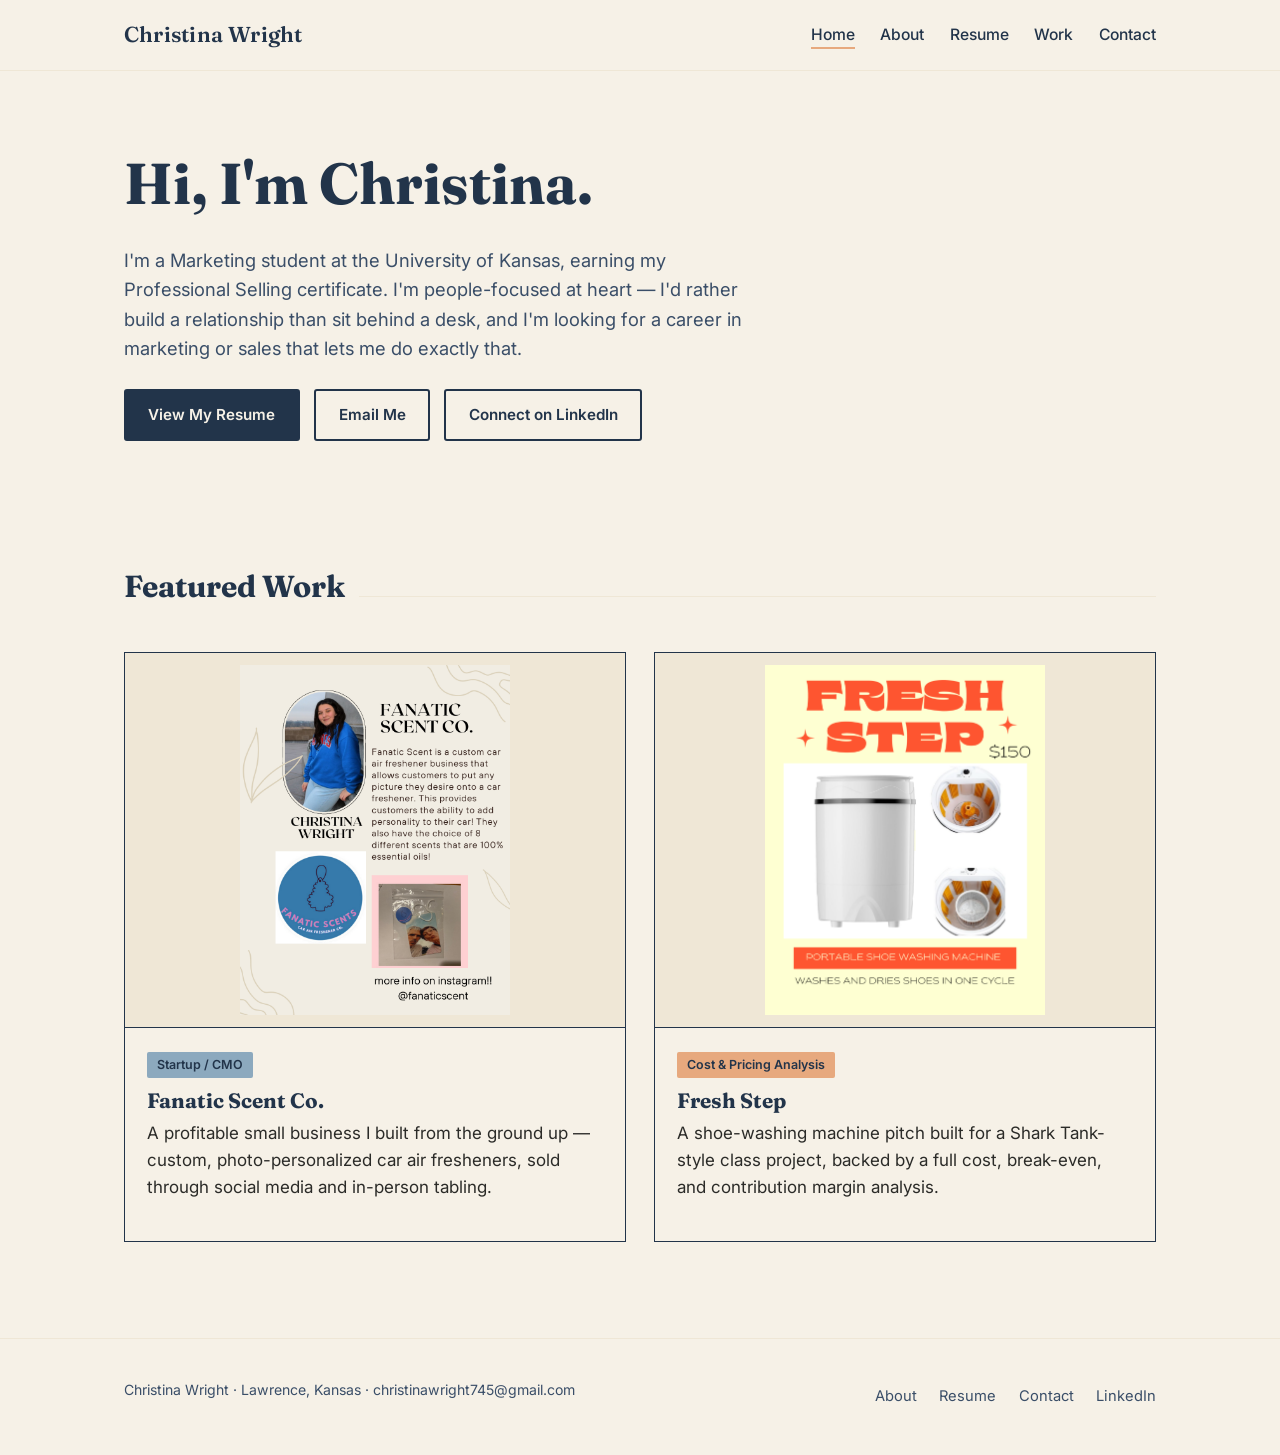
<file: index.html>
<!DOCTYPE html>
<html lang="en">
<head>
<meta charset="UTF-8">
<meta name="viewport" content="width=device-width, initial-scale=1.0">
<title>Christina Wright — Marketing Portfolio</title>
<meta name="description" content="Christina Wright — Marketing student at the University of Kansas, Professional Selling certificate. Portfolio of marketing and sales work.">
<link rel="preconnect" href="https://fonts.googleapis.com">
<link rel="preconnect" href="https://fonts.gstatic.com" crossorigin>
<link href="https://fonts.googleapis.com/css2?family=Fraunces:opsz,wght@9..144,400;9..144,500;9..144,600;9..144,700&family=Inter:wght@400;500;600;700&display=swap" rel="stylesheet">
<link rel="stylesheet" href="style.css">
</head>
<body>

<header class="site-header">
  <div class="wrap">
    <a href="index.html" class="site-title">Christina Wright</a>
    <ul class="site-nav">
      <li><a href="index.html" class="active">Home</a></li>
      <li><a href="about.html">About</a></li>
      <li><a href="resume.html">Resume</a></li>
      <li><a href="index.html#work">Work</a></li>
      <li><a href="contact.html">Contact</a></li>
    </ul>
  </div>
</header>

<main>
  <section class="hero">
    <div class="wrap">
      <h1>Hi, I'm Christina.</h1>
      <p class="lede">
        I'm a Marketing student at the University of Kansas, earning my Professional Selling
        certificate. I'm people-focused at heart — I'd rather build a relationship than sit
        behind a desk, and I'm looking for a career in marketing or sales that lets me do exactly that.
      </p>
      <div class="btn-row">
        <a href="resume.html" class="btn btn-primary">View My Resume</a>
        <a href="contact.html" class="btn btn-secondary">Email Me</a>
        <a href="https://www.linkedin.com/in/christina-wright-072b152ba/" class="btn btn-secondary" target="_blank" rel="noopener">Connect on LinkedIn</a>
      </div>
    </div>
  </section>

  <section id="work">
    <div class="wrap">
      <div class="section-heading">
        <h2>Featured Work</h2>
        <div class="rule"></div>
      </div>

      <div class="card-grid">

        <a href="fanatic-scent.html" class="project-card">
          <div class="thumb">
            <img src="images/fanatic-scent/fanatic-scent-graphic.png" alt="Fanatic Scent Co. brand graphic">
          </div>
          <div class="card-body">
            <span class="tag">Startup / CMO</span>
            <h3>Fanatic Scent Co.</h3>
            <p>A profitable small business I built from the ground up — custom, photo-personalized car air fresheners, sold through social media and in-person tabling.</p>
          </div>
        </a>

        <a href="fresh-step.html" class="project-card">
          <div class="thumb">
            <img src="images/fresh-step/fresh-step-graphic.png" alt="Fresh Step product graphic">
          </div>
          <div class="card-body">
            <span class="tag peach">Cost & Pricing Analysis</span>
            <h3>Fresh Step</h3>
            <p>A shoe-washing machine pitch built for a Shark Tank-style class project, backed by a full cost, break-even, and contribution margin analysis.</p>
          </div>
        </a>

      </div>
    </div>
  </section>
</main>

<footer class="site-footer">
  <div class="wrap">
    <p class="footer-note">Christina Wright · Lawrence, Kansas · christinawright745@gmail.com</p>
    <ul class="footer-links">
      <li><a href="about.html">About</a></li>
      <li><a href="resume.html">Resume</a></li>
      <li><a href="contact.html">Contact</a></li>
      <li><a href="https://www.linkedin.com/in/christina-wright-072b152ba/" target="_blank" rel="noopener">LinkedIn</a></li>
    </ul>
  </div>
</footer>

</body>
</html>
</file>
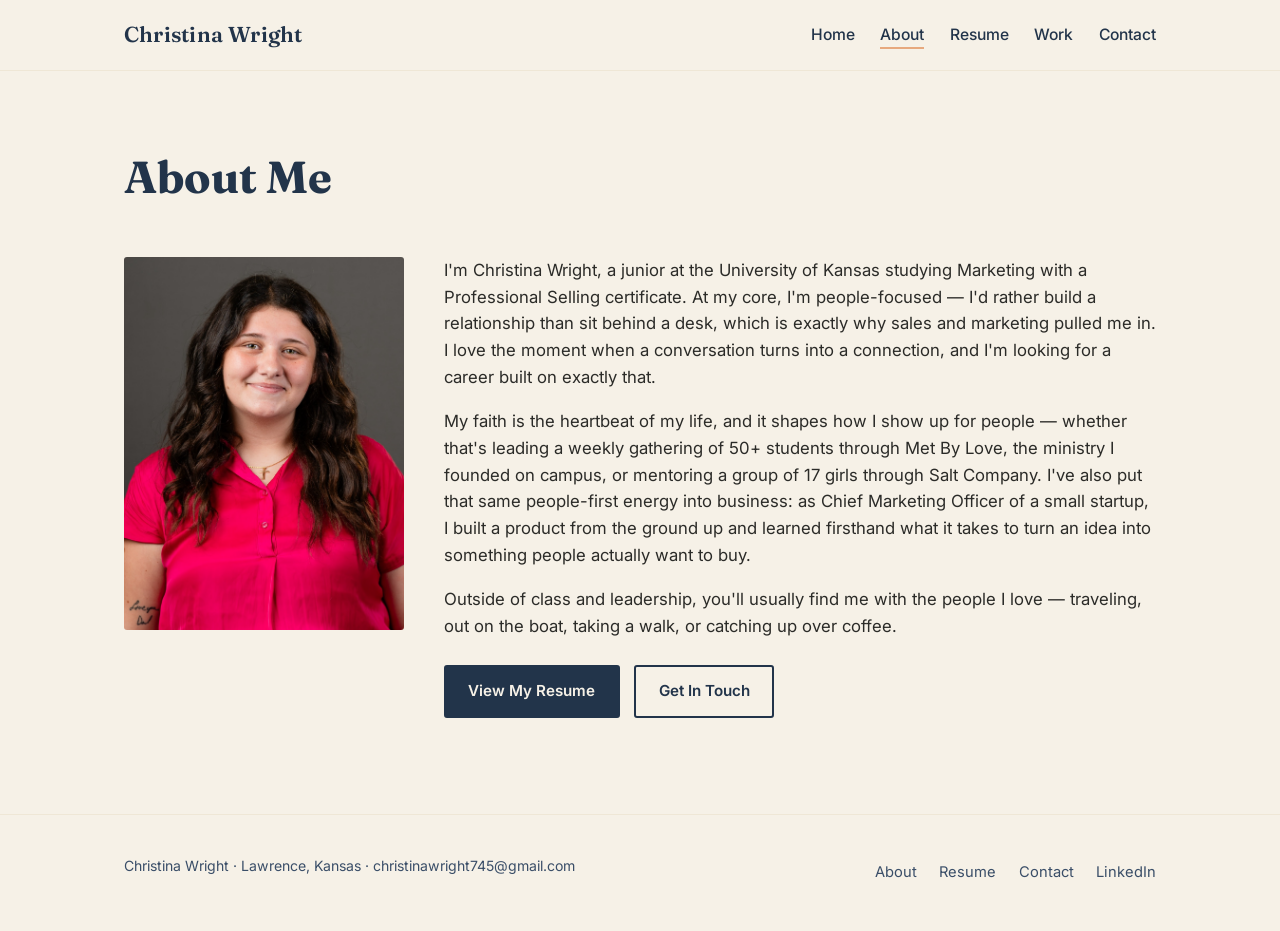
<file: about.html>
<!DOCTYPE html>
<html lang="en">
<head>
<meta charset="UTF-8">
<meta name="viewport" content="width=device-width, initial-scale=1.0">
<title>About — Christina Wright</title>
<meta name="description" content="About Christina Wright — Marketing student at the University of Kansas.">
<link rel="preconnect" href="https://fonts.googleapis.com">
<link rel="preconnect" href="https://fonts.gstatic.com" crossorigin>
<link href="https://fonts.googleapis.com/css2?family=Fraunces:opsz,wght@9..144,400;9..144,500;9..144,600;9..144,700&family=Inter:wght@400;500;600;700&display=swap" rel="stylesheet">
<link rel="stylesheet" href="style.css">
</head>
<body>

<header class="site-header">
  <div class="wrap">
    <a href="index.html" class="site-title">Christina Wright</a>
    <ul class="site-nav">
      <li><a href="index.html">Home</a></li>
      <li><a href="about.html" class="active">About</a></li>
      <li><a href="resume.html">Resume</a></li>
      <li><a href="index.html#work">Work</a></li>
      <li><a href="contact.html">Contact</a></li>
    </ul>
  </div>
</header>

<main>
  <section class="hero" style="padding-bottom: 2rem;">
    <div class="wrap">
      <h1 style="font-size: clamp(2rem, 4vw, 2.8rem);">About Me</h1>
    </div>
  </section>

  <section style="padding-top: 0;">
    <div class="wrap">
      <div style="display: grid; grid-template-columns: 280px 1fr; gap: 2.5rem; align-items: start;">

        <!-- Your photo -->
        <img src="images/profile/christina-headshot.jpg" alt="Christina Wright" style="border-radius: 3px; aspect-ratio: 3/4; object-fit: cover; width: 100%;">

        <div class="about-block">
          <p>
            I'm Christina Wright, a junior at the University of Kansas studying Marketing with a
            Professional Selling certificate. At my core, I'm people-focused — I'd rather build a
            relationship than sit behind a desk, which is exactly why sales and marketing pulled me
            in. I love the moment when a conversation turns into a connection, and I'm looking for a
            career built on exactly that.
          </p>
          <p>
            My faith is the heartbeat of my life, and it shapes how I show up for people — whether
            that's leading a weekly gathering of 50+ students through Met By Love, the ministry I
            founded on campus, or mentoring a group of 17 girls through Salt Company. I've also put
            that same people-first energy into business: as Chief Marketing Officer of a small
            startup, I built a product from the ground up and learned firsthand what it takes to turn
            an idea into something people actually want to buy.
          </p>
          <p>
            Outside of class and leadership, you'll usually find me with the people I love —
            traveling, out on the boat, taking a walk, or catching up over coffee.
          </p>

          <div class="btn-row">
            <a href="resume.html" class="btn btn-primary">View My Resume</a>
            <a href="contact.html" class="btn btn-secondary">Get In Touch</a>
          </div>
        </div>

      </div>
    </div>
  </section>
</main>

<footer class="site-footer">
  <div class="wrap">
    <p class="footer-note">Christina Wright · Lawrence, Kansas · christinawright745@gmail.com</p>
    <ul class="footer-links">
      <li><a href="about.html">About</a></li>
      <li><a href="resume.html">Resume</a></li>
      <li><a href="contact.html">Contact</a></li>
      <li><a href="https://www.linkedin.com/in/christina-wright" target="_blank" rel="noopener">LinkedIn</a></li>
    </ul>
  </div>
</footer>

</body>
</html>
</file>
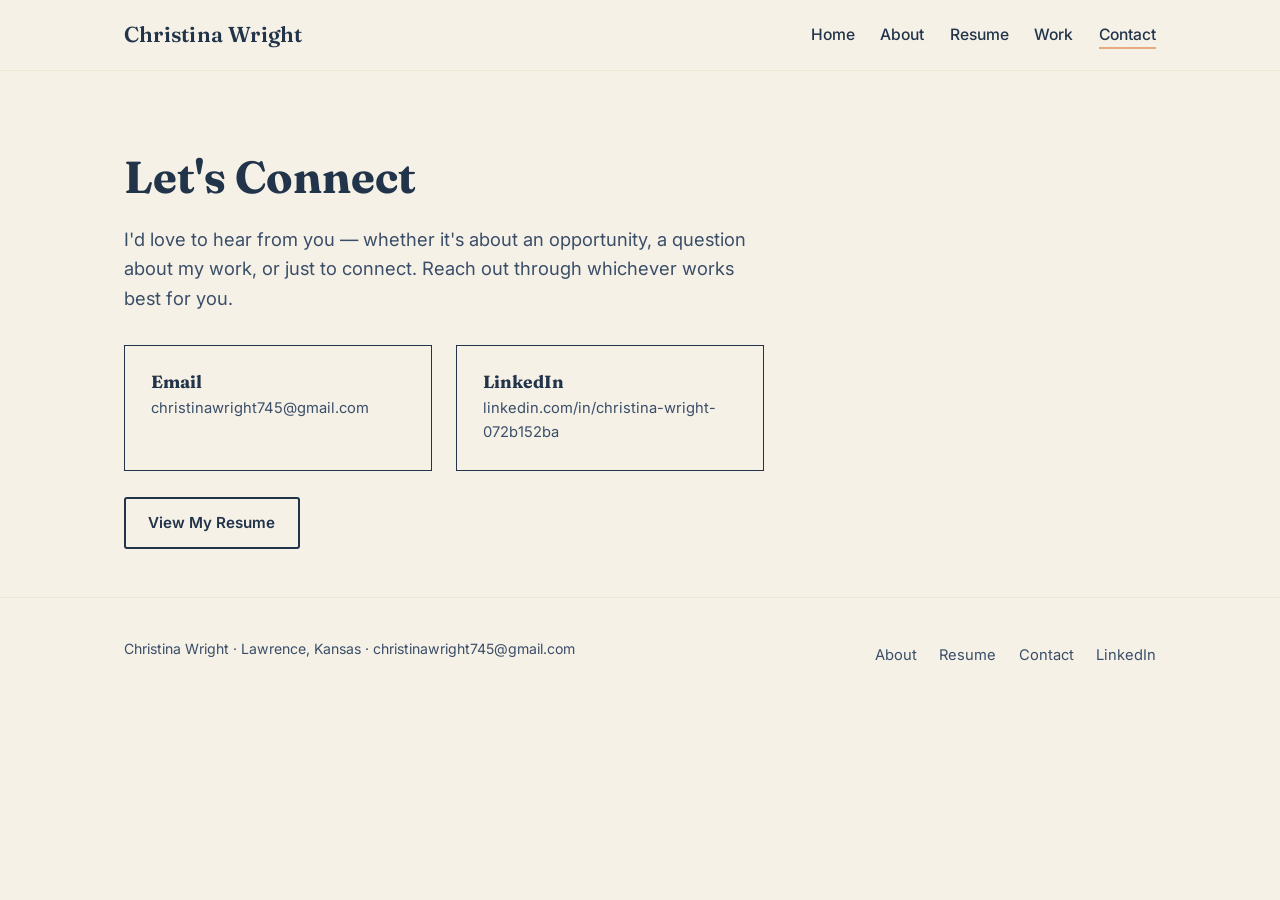
<file: contact.html>
<!DOCTYPE html>
<html lang="en">
<head>
<meta charset="UTF-8">
<meta name="viewport" content="width=device-width, initial-scale=1.0">
<title>Contact — Christina Wright</title>
<meta name="description" content="Get in touch with Christina Wright.">
<link rel="preconnect" href="https://fonts.googleapis.com">
<link rel="preconnect" href="https://fonts.gstatic.com" crossorigin>
<link href="https://fonts.googleapis.com/css2?family=Fraunces:opsz,wght@9..144,400;9..144,500;9..144,600;9..144,700&family=Inter:wght@400;500;600;700&display=swap" rel="stylesheet">
<link rel="stylesheet" href="style.css">
<style>
  .contact-grid {
    display: grid;
    grid-template-columns: repeat(2, 1fr);
    gap: 1.5rem;
    margin-top: 2rem;
    max-width: 640px;
  }
  .contact-card {
    border: 1.5px solid var(--navy);
    padding: 1.6rem;
    text-decoration: none;
    color: var(--charcoal);
    display: block;
    transition: transform 0.12s ease;
  }
  .contact-card:hover,
  .contact-card:focus-visible {
    transform: translateY(-3px);
  }
  .contact-card h3 {
    font-size: 1.1rem;
    margin-bottom: 0.35rem;
  }
  .contact-card p {
    font-size: 0.92rem;
    color: var(--navy-soft);
    margin-bottom: 0;
  }
  @media (max-width: 720px) {
    .contact-grid { grid-template-columns: 1fr; }
  }
</style>
</head>
<body>

<header class="site-header">
  <div class="wrap">
    <a href="index.html" class="site-title">Christina Wright</a>
    <ul class="site-nav">
      <li><a href="index.html">Home</a></li>
      <li><a href="about.html">About</a></li>
      <li><a href="resume.html">Resume</a></li>
      <li><a href="index.html#work">Work</a></li>
      <li><a href="contact.html" class="active">Contact</a></li>
    </ul>
  </div>
</header>

<main>
  <section class="hero" style="padding-bottom: 1rem;">
    <div class="wrap">
      <h1 style="font-size: clamp(2rem, 4vw, 2.8rem);">Let's Connect</h1>
      <p class="lede">
        I'd love to hear from you — whether it's about an opportunity, a question about my work,
        or just to connect. Reach out through whichever works best for you.
      </p>

      <div class="contact-grid">
        <a href="mailto:christinawright745@gmail.com" class="contact-card">
          <h3>Email</h3>
          <p>christinawright745@gmail.com</p>
        </a>
        <a href="https://www.linkedin.com/in/christina-wright-072b152ba/" class="contact-card" target="_blank" rel="noopener">
          <h3>LinkedIn</h3>
          <p>linkedin.com/in/christina-wright-072b152ba</p>
        </a>
      </div>

      <div class="btn-row">
        <a href="resume.html" class="btn btn-secondary">View My Resume</a>
      </div>
    </div>
  </section>
</main>

<footer class="site-footer">
  <div class="wrap">
    <p class="footer-note">Christina Wright · Lawrence, Kansas · christinawright745@gmail.com</p>
    <ul class="footer-links">
      <li><a href="about.html">About</a></li>
      <li><a href="resume.html">Resume</a></li>
      <li><a href="contact.html">Contact</a></li>
      <li><a href="https://www.linkedin.com/in/christina-wright-072b152ba/" target="_blank" rel="noopener">LinkedIn</a></li>
    </ul>
  </div>
</footer>

</body>
</html>
</file>
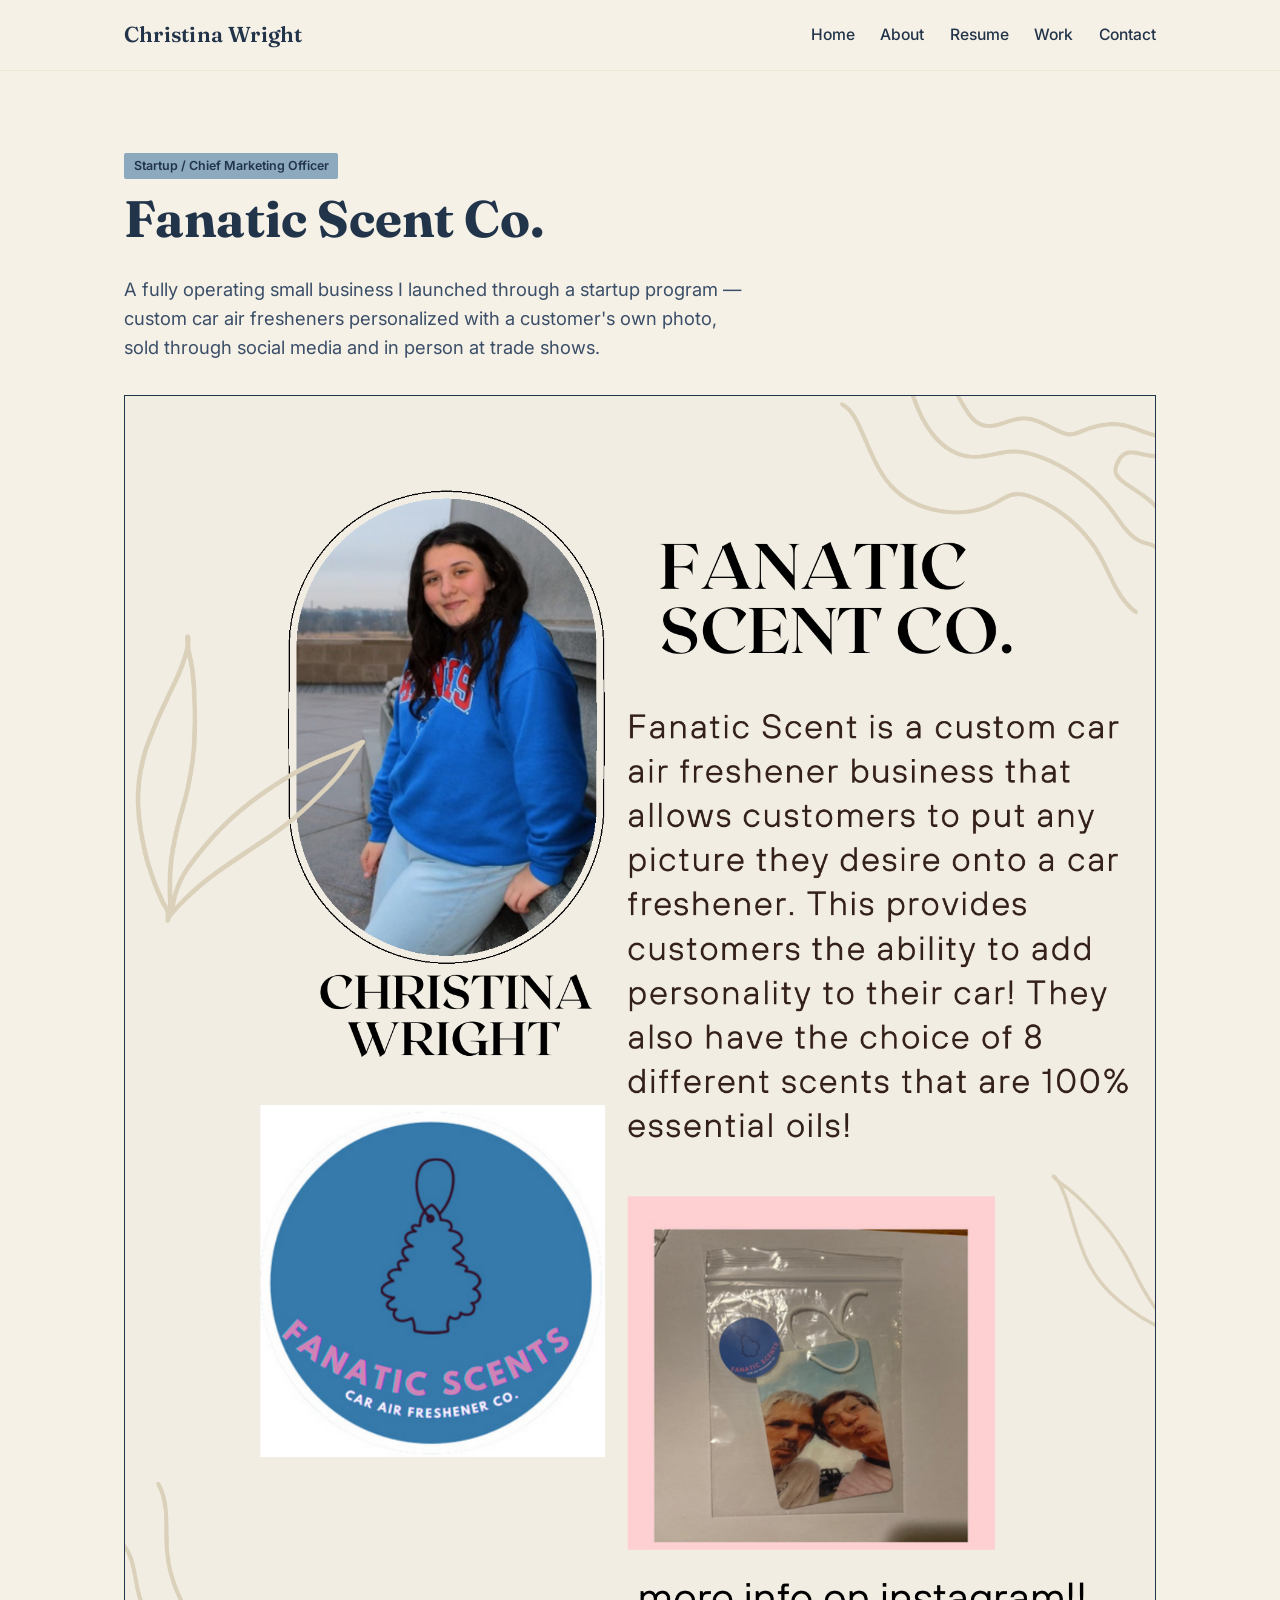
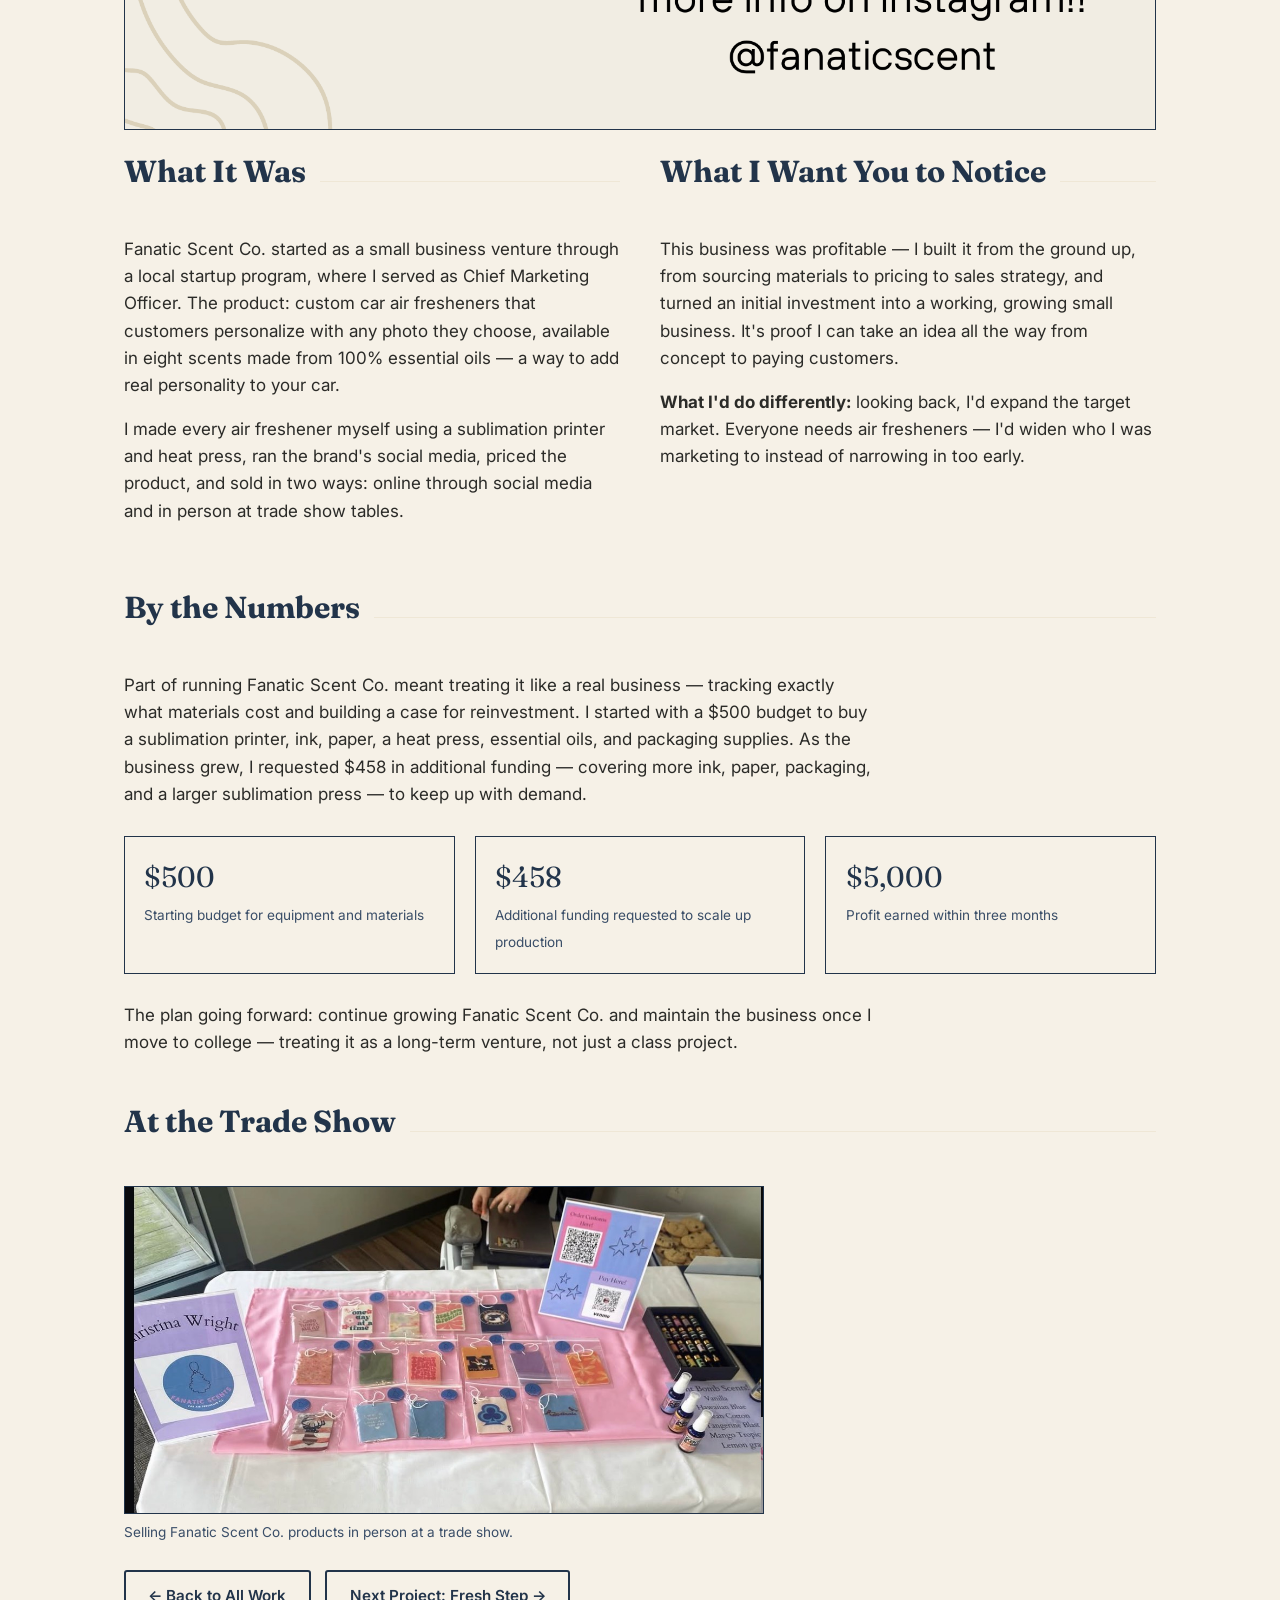
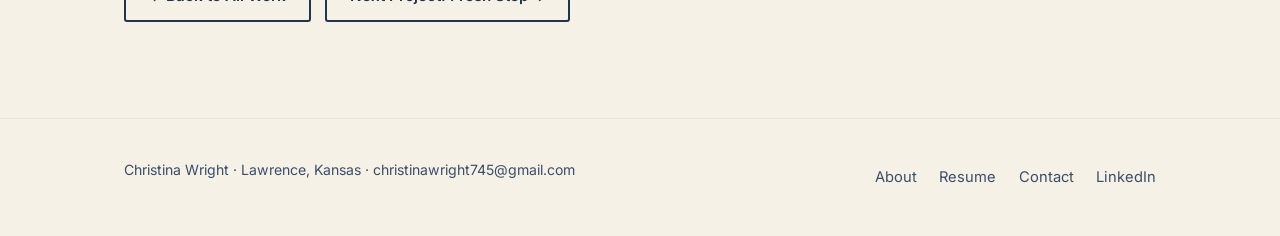
<file: fanatic-scent.html>
<!DOCTYPE html>
<html lang="en">
<head>
<meta charset="UTF-8">
<meta name="viewport" content="width=device-width, initial-scale=1.0">
<title>Fanatic Scent Co. — Christina Wright</title>
<meta name="description" content="Fanatic Scent Co. — a custom car air freshener business built and run by Christina Wright.">
<link rel="preconnect" href="https://fonts.googleapis.com">
<link rel="preconnect" href="https://fonts.gstatic.com" crossorigin>
<link href="https://fonts.googleapis.com/css2?family=Fraunces:opsz,wght@9..144,400;9..144,500;9..144,600;9..144,700&family=Inter:wght@400;500;600;700&display=swap" rel="stylesheet">
<link rel="stylesheet" href="style.css">
<style>
  .project-hero-media {
    margin-top: 2rem;
    border: 1.5px solid var(--navy);
  }
  .project-hero-media img { width: 100%; display: block; }
  .two-col {
    display: grid;
    grid-template-columns: 1fr 1fr;
    gap: 2.5rem;
    align-items: start;
  }
  .stat-grid {
    display: grid;
    grid-template-columns: repeat(3, 1fr);
    gap: 1.25rem;
    margin: 1.75rem 0;
  }
  .stat-box {
    border: 1.5px solid var(--navy);
    padding: 1.1rem 1.2rem;
  }
  .stat-box .num {
    font-family: var(--serif);
    font-size: 1.8rem;
    color: var(--navy);
    display: block;
  }
  .stat-box .label {
    font-size: 0.85rem;
    color: var(--navy-soft);
  }
  figure { margin: 0; }
  figcaption {
    font-size: 0.85rem;
    color: var(--navy-soft);
    margin-top: 0.5rem;
  }
  @media (max-width: 720px) {
    .two-col { grid-template-columns: 1fr; }
    .stat-grid { grid-template-columns: 1fr; }
  }
</style>
</head>
<body>

<header class="site-header">
  <div class="wrap">
    <a href="index.html" class="site-title">Christina Wright</a>
    <ul class="site-nav">
      <li><a href="index.html">Home</a></li>
      <li><a href="about.html">About</a></li>
      <li><a href="resume.html">Resume</a></li>
      <li><a href="index.html#work">Work</a></li>
      <li><a href="contact.html">Contact</a></li>
    </ul>
  </div>
</header>

<main>
  <section class="hero" style="padding-bottom: 1rem;">
    <div class="wrap">
      <span class="tag">Startup / Chief Marketing Officer</span>
      <h1 style="font-size: clamp(2.1rem, 4.5vw, 3.2rem);">Fanatic Scent Co.</h1>
      <p class="lede">
        A fully operating small business I launched through a startup program — custom car air
        fresheners personalized with a customer's own photo, sold through social media and in
        person at trade shows.
      </p>

      <figure class="project-hero-media">
        <img src="images/fanatic-scent/fanatic-scent-graphic.png" alt="Fanatic Scent Co. brand graphic featuring Christina Wright, the company logo, and a sample custom car air freshener">
      </figure>
    </div>
  </section>

  <section style="padding-top: 0.5rem;">
    <div class="wrap">
      <div class="two-col">
        <div>
          <div class="section-heading">
            <h2>What It Was</h2>
            <div class="rule"></div>
          </div>
          <p>
            Fanatic Scent Co. started as a small business venture through a local startup program,
            where I served as Chief Marketing Officer. The product: custom car air fresheners that
            customers personalize with any photo they choose, available in eight scents made from
            100% essential oils — a way to add real personality to your car.
          </p>
          <p>
            I made every air freshener myself using a sublimation printer and heat press, ran the
            brand's social media, priced the product, and sold in two ways: online through social
            media and in person at trade show tables.
          </p>
        </div>

        <div>
          <div class="section-heading">
            <h2>What I Want You to Notice</h2>
            <div class="rule"></div>
          </div>
          <p>
            This business was profitable — I built it from the ground up, from sourcing materials
            to pricing to sales strategy, and turned an initial investment into a working, growing
            small business. It's proof I can take an idea all the way from concept to paying
            customers.
          </p>
          <p>
            <strong>What I'd do differently:</strong> looking back, I'd expand the target market.
            Everyone needs air fresheners — I'd widen who I was marketing to instead of narrowing in
            too early.
          </p>
        </div>
      </div>

      <div class="section-heading" style="margin-top: 3rem;">
        <h2>By the Numbers</h2>
        <div class="rule"></div>
      </div>
      <p style="max-width: 68ch;">
        Part of running Fanatic Scent Co. meant treating it like a real business — tracking exactly
        what materials cost and building a case for reinvestment. I started with a $500 budget to
        buy a sublimation printer, ink, paper, a heat press, essential oils, and packaging supplies.
        As the business grew, I requested $458 in additional funding — covering more ink, paper,
        packaging, and a larger sublimation press — to keep up with demand.
      </p>

      <div class="stat-grid">
        <div class="stat-box">
          <span class="num">$500</span>
          <span class="label">Starting budget for equipment and materials</span>
        </div>
        <div class="stat-box">
          <span class="num">$458</span>
          <span class="label">Additional funding requested to scale up production</span>
        </div>
        <div class="stat-box">
          <span class="num">$5,000</span>
          <span class="label">Profit earned within three months</span>
        </div>
      </div>

      <p style="max-width: 68ch;">
        The plan going forward: continue growing Fanatic Scent Co. and maintain the business once I
        move to college — treating it as a long-term venture, not just a class project.
      </p>

      <div class="section-heading" style="margin-top: 3rem;">
        <h2>At the Trade Show</h2>
        <div class="rule"></div>
      </div>
      <figure style="max-width: 640px;">
        <img src="images/fanatic-scent/fanatic-scent-tradeshow.jpg" alt="Fanatic Scent Co. product table at a trade show, displaying custom car air fresheners and scent spray samples" style="border: 1.5px solid var(--navy);">
        <figcaption>Selling Fanatic Scent Co. products in person at a trade show.</figcaption>
      </figure>

      <div class="btn-row">
        <a href="index.html#work" class="btn btn-secondary">← Back to All Work</a>
        <a href="fresh-step.html" class="btn btn-secondary">Next Project: Fresh Step →</a>
      </div>
    </div>
  </section>
</main>

<footer class="site-footer">
  <div class="wrap">
    <p class="footer-note">Christina Wright · Lawrence, Kansas · christinawright745@gmail.com</p>
    <ul class="footer-links">
      <li><a href="about.html">About</a></li>
      <li><a href="resume.html">Resume</a></li>
      <li><a href="contact.html">Contact</a></li>
      <li><a href="https://www.linkedin.com/in/christina-wright-072b152ba/" target="_blank" rel="noopener">LinkedIn</a></li>
    </ul>
  </div>
</footer>

</body>
</html>
</file>
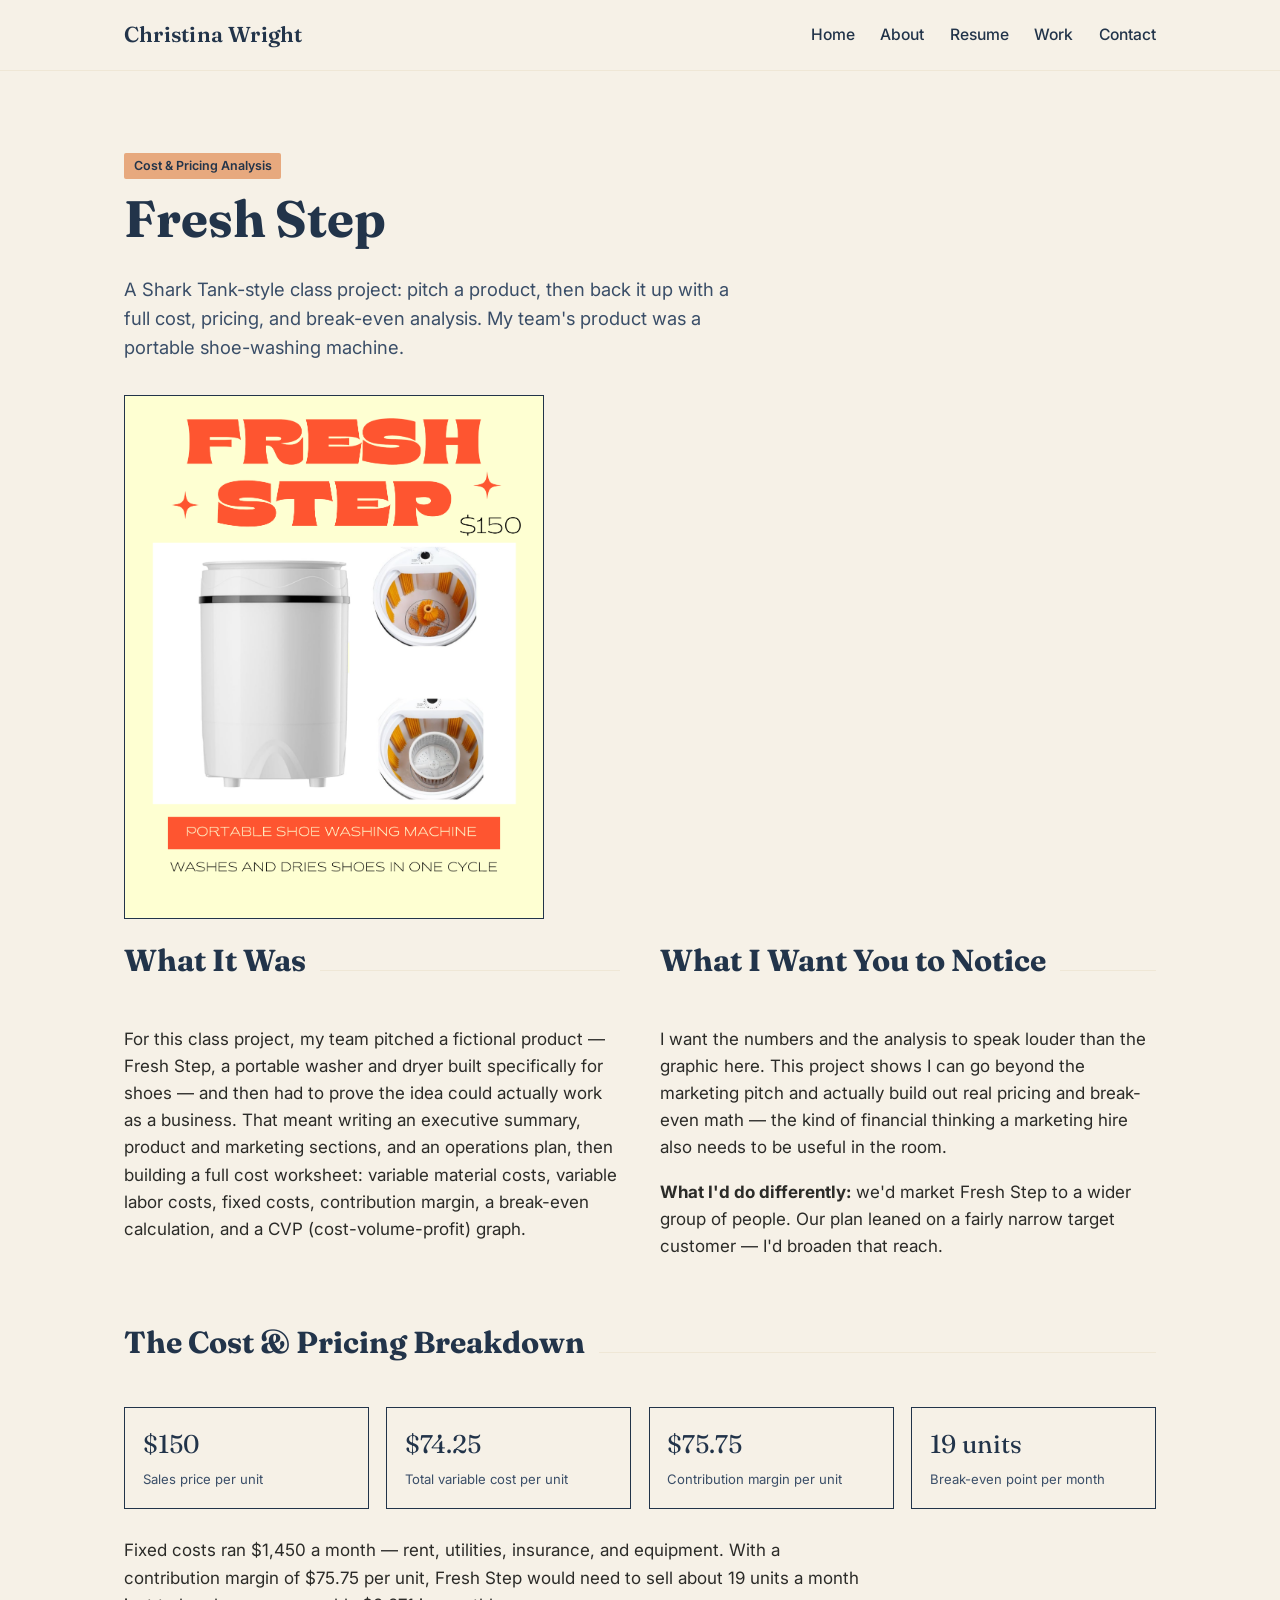
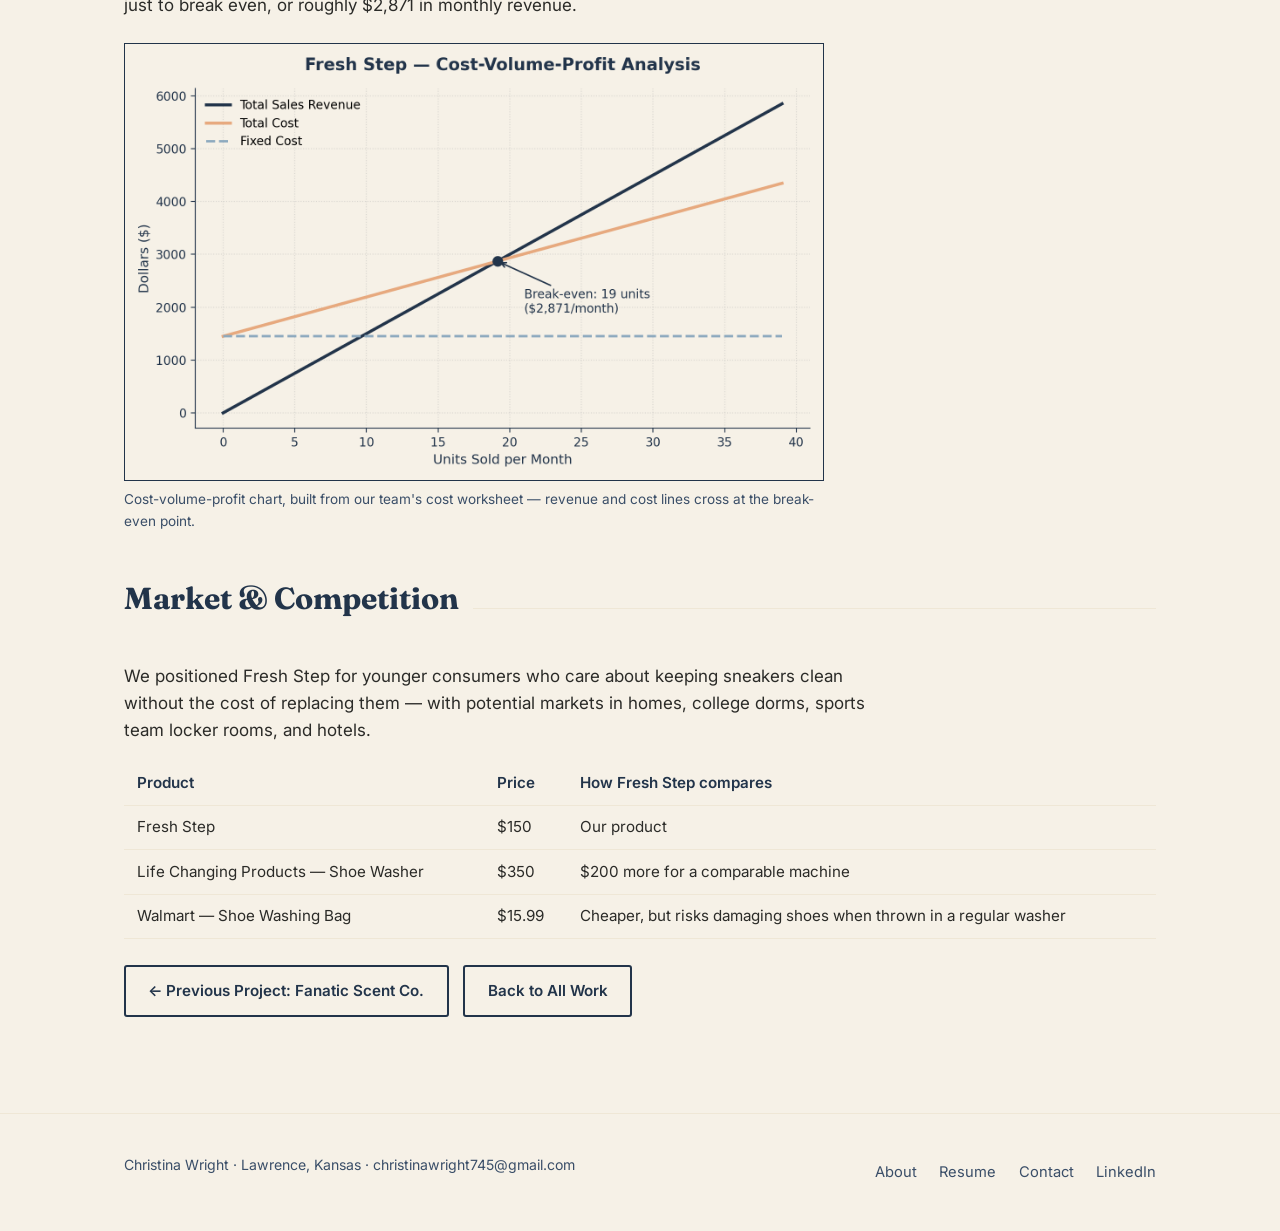
<file: fresh-step.html>
<!DOCTYPE html>
<html lang="en">
<head>
<meta charset="UTF-8">
<meta name="viewport" content="width=device-width, initial-scale=1.0">
<title>Fresh Step — Christina Wright</title>
<meta name="description" content="Fresh Step — a shoe-washing machine pitch and cost-volume-profit analysis by Christina Wright.">
<link rel="preconnect" href="https://fonts.googleapis.com">
<link rel="preconnect" href="https://fonts.gstatic.com" crossorigin>
<link href="https://fonts.googleapis.com/css2?family=Fraunces:opsz,wght@9..144,400;9..144,500;9..144,600;9..144,700&family=Inter:wght@400;500;600;700&display=swap" rel="stylesheet">
<link rel="stylesheet" href="style.css">
<style>
  .project-hero-media {
    margin-top: 2rem;
    border: 1.5px solid var(--navy);
    max-width: 420px;
  }
  .project-hero-media img { width: 100%; display: block; }
  .two-col {
    display: grid;
    grid-template-columns: 1fr 1fr;
    gap: 2.5rem;
    align-items: start;
  }
  .stat-grid {
    display: grid;
    grid-template-columns: repeat(4, 1fr);
    gap: 1.1rem;
    margin: 1.75rem 0;
  }
  .stat-box {
    border: 1.5px solid var(--navy);
    padding: 1rem 1.1rem;
  }
  .stat-box .num {
    font-family: var(--serif);
    font-size: 1.6rem;
    color: var(--navy);
    display: block;
  }
  .stat-box .label {
    font-size: 0.82rem;
    color: var(--navy-soft);
  }
  figure { margin: 0; }
  figcaption {
    font-size: 0.85rem;
    color: var(--navy-soft);
    margin-top: 0.5rem;
  }
  .compare-table {
    width: 100%;
    border-collapse: collapse;
    margin-top: 1rem;
    font-size: 0.95rem;
  }
  .compare-table th, .compare-table td {
    text-align: left;
    padding: 0.6rem 0.8rem;
    border-bottom: 1px solid var(--cream-deep);
  }
  .compare-table th {
    color: var(--navy);
    font-weight: 600;
  }
  @media (max-width: 720px) {
    .two-col { grid-template-columns: 1fr; }
    .stat-grid { grid-template-columns: repeat(2, 1fr); }
  }
</style>
</head>
<body>

<header class="site-header">
  <div class="wrap">
    <a href="index.html" class="site-title">Christina Wright</a>
    <ul class="site-nav">
      <li><a href="index.html">Home</a></li>
      <li><a href="about.html">About</a></li>
      <li><a href="resume.html">Resume</a></li>
      <li><a href="index.html#work">Work</a></li>
      <li><a href="contact.html">Contact</a></li>
    </ul>
  </div>
</header>

<main>
  <section class="hero" style="padding-bottom: 1rem;">
    <div class="wrap">
      <span class="tag peach">Cost & Pricing Analysis</span>
      <h1 style="font-size: clamp(2.1rem, 4.5vw, 3.2rem);">Fresh Step</h1>
      <p class="lede">
        A Shark Tank-style class project: pitch a product, then back it up with a full cost,
        pricing, and break-even analysis. My team's product was a portable shoe-washing machine.
      </p>

      <figure class="project-hero-media">
        <img src="images/fresh-step/fresh-step-graphic.png" alt="Fresh Step product graphic — a portable shoe washing machine priced at $150">
      </figure>
    </div>
  </section>

  <section style="padding-top: 0.5rem;">
    <div class="wrap">
      <div class="two-col">
        <div>
          <div class="section-heading">
            <h2>What It Was</h2>
            <div class="rule"></div>
          </div>
          <p>
            For this class project, my team pitched a fictional product — Fresh Step, a portable
            washer and dryer built specifically for shoes — and then had to prove the idea could
            actually work as a business. That meant writing an executive summary, product and
            marketing sections, and an operations plan, then building a full cost worksheet:
            variable material costs, variable labor costs, fixed costs, contribution margin, a
            break-even calculation, and a CVP (cost-volume-profit) graph.
          </p>
        </div>

        <div>
          <div class="section-heading">
            <h2>What I Want You to Notice</h2>
            <div class="rule"></div>
          </div>
          <p>
            I want the numbers and the analysis to speak louder than the graphic here. This project
            shows I can go beyond the marketing pitch and actually build out real pricing and
            break-even math — the kind of financial thinking a marketing hire also needs to be
            useful in the room.
          </p>
          <p>
            <strong>What I'd do differently:</strong> we'd market Fresh Step to a wider group of
            people. Our plan leaned on a fairly narrow target customer — I'd broaden that reach.
          </p>
        </div>
      </div>

      <div class="section-heading" style="margin-top: 3rem;">
        <h2>The Cost & Pricing Breakdown</h2>
        <div class="rule"></div>
      </div>

      <div class="stat-grid">
        <div class="stat-box">
          <span class="num">$150</span>
          <span class="label">Sales price per unit</span>
        </div>
        <div class="stat-box">
          <span class="num">$74.25</span>
          <span class="label">Total variable cost per unit</span>
        </div>
        <div class="stat-box">
          <span class="num">$75.75</span>
          <span class="label">Contribution margin per unit</span>
        </div>
        <div class="stat-box">
          <span class="num">19 units</span>
          <span class="label">Break-even point per month</span>
        </div>
      </div>

      <p style="max-width: 68ch;">
        Fixed costs ran $1,450 a month — rent, utilities, insurance, and equipment. With a
        contribution margin of $75.75 per unit, Fresh Step would need to sell about 19 units a
        month just to break even, or roughly $2,871 in monthly revenue.
      </p>

      <figure style="margin-top: 1.5rem; max-width: 700px;">
        <img src="images/fresh-step/fresh-step-cvp-chart.png" alt="Cost-volume-profit chart showing revenue, total cost, and fixed cost lines crossing at the break-even point of 19 units" style="border: 1.5px solid var(--navy);">
        <figcaption>Cost-volume-profit chart, built from our team's cost worksheet — revenue and cost lines cross at the break-even point.</figcaption>
      </figure>

      <div class="section-heading" style="margin-top: 3rem;">
        <h2>Market & Competition</h2>
        <div class="rule"></div>
      </div>
      <p style="max-width: 68ch;">
        We positioned Fresh Step for younger consumers who care about keeping sneakers clean without
        the cost of replacing them — with potential markets in homes, college dorms, sports team
        locker rooms, and hotels.
      </p>
      <table class="compare-table">
        <tr>
          <th>Product</th>
          <th>Price</th>
          <th>How Fresh Step compares</th>
        </tr>
        <tr>
          <td>Fresh Step</td>
          <td>$150</td>
          <td>Our product</td>
        </tr>
        <tr>
          <td>Life Changing Products — Shoe Washer</td>
          <td>$350</td>
          <td>$200 more for a comparable machine</td>
        </tr>
        <tr>
          <td>Walmart — Shoe Washing Bag</td>
          <td>$15.99</td>
          <td>Cheaper, but risks damaging shoes when thrown in a regular washer</td>
        </tr>
      </table>

      <div class="btn-row">
        <a href="fanatic-scent.html" class="btn btn-secondary">← Previous Project: Fanatic Scent Co.</a>
        <a href="index.html#work" class="btn btn-secondary">Back to All Work</a>
      </div>
    </div>
  </section>
</main>

<footer class="site-footer">
  <div class="wrap">
    <p class="footer-note">Christina Wright · Lawrence, Kansas · christinawright745@gmail.com</p>
    <ul class="footer-links">
      <li><a href="about.html">About</a></li>
      <li><a href="resume.html">Resume</a></li>
      <li><a href="contact.html">Contact</a></li>
      <li><a href="https://www.linkedin.com/in/christina-wright-072b152ba/" target="_blank" rel="noopener">LinkedIn</a></li>
    </ul>
  </div>
</footer>

</body>
</html>
</file>
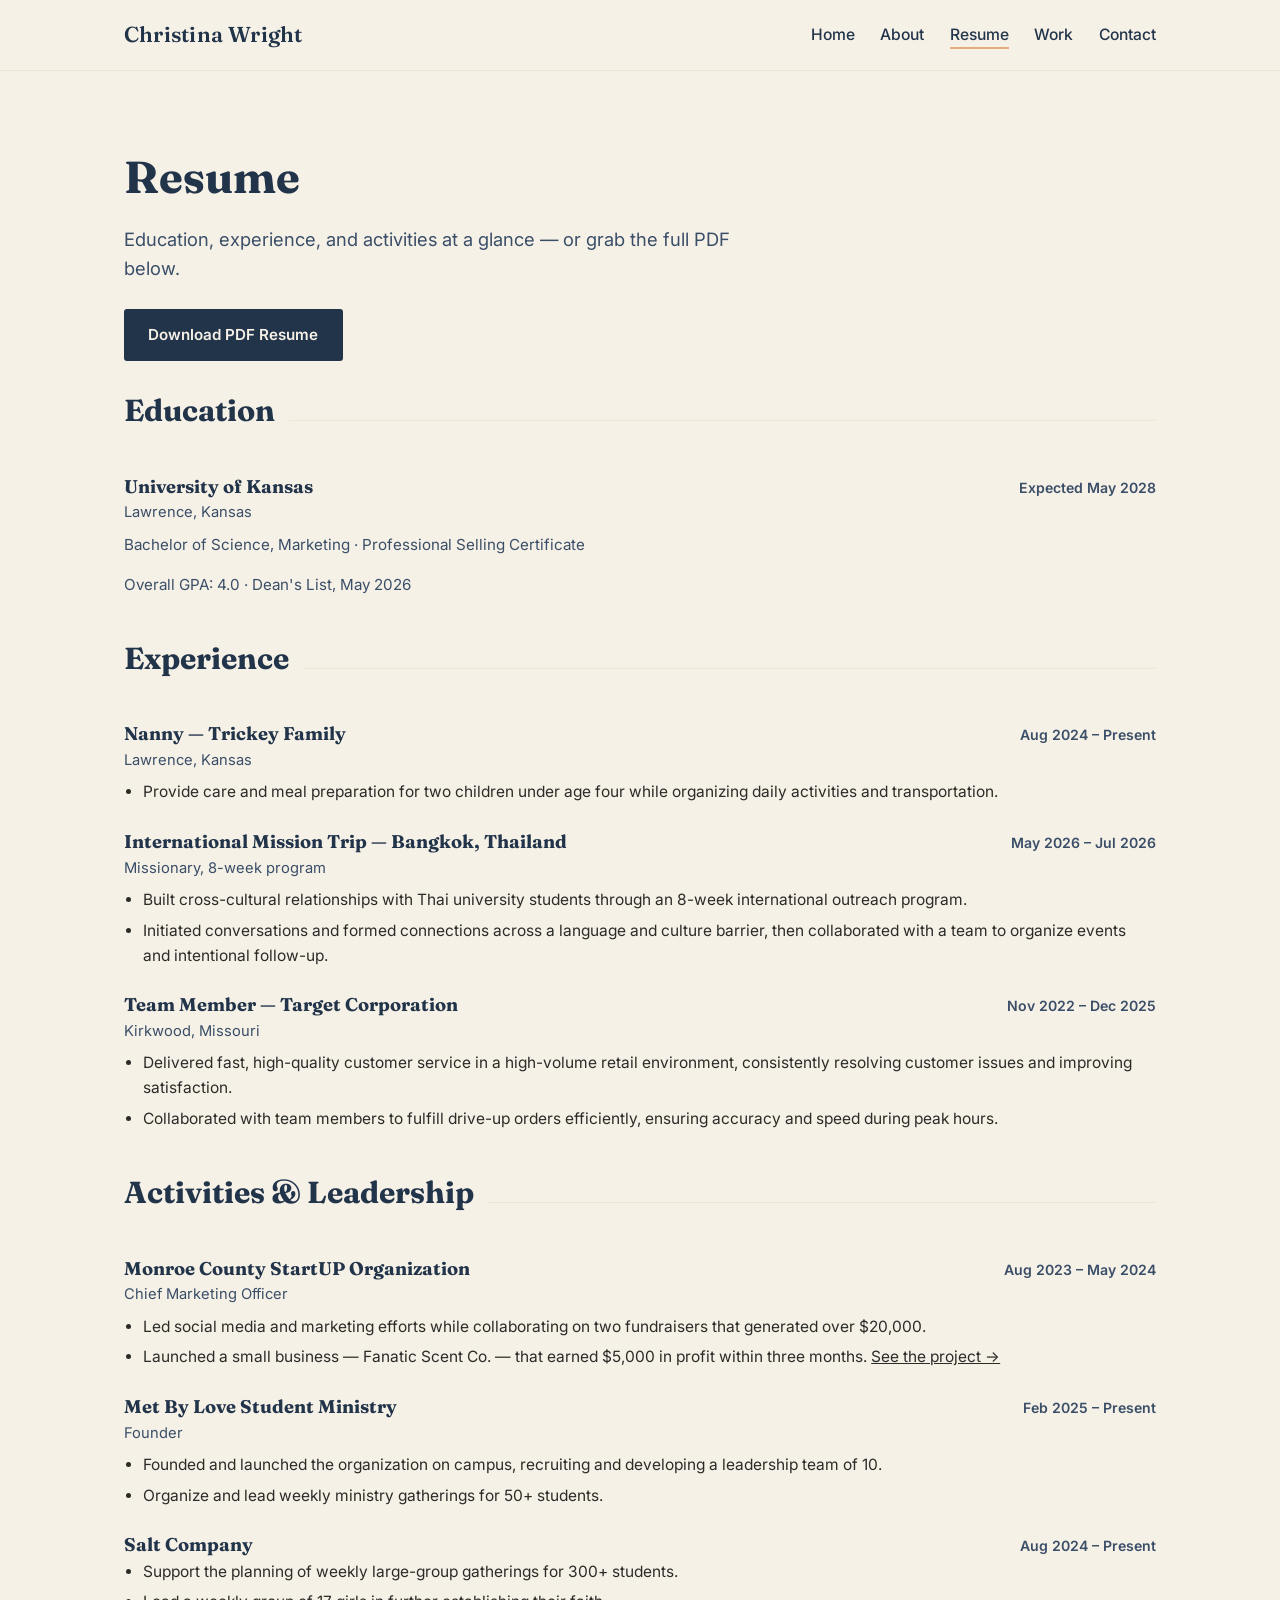
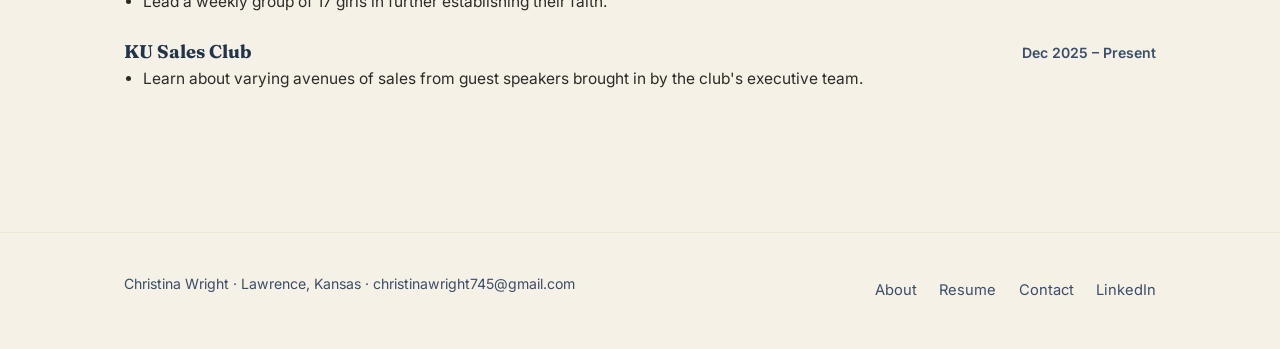
<file: resume.html>
<!DOCTYPE html>
<html lang="en">
<head>
<meta charset="UTF-8">
<meta name="viewport" content="width=device-width, initial-scale=1.0">
<title>Resume — Christina Wright</title>
<meta name="description" content="Christina Wright's resume — education, experience, and activities.">
<link rel="preconnect" href="https://fonts.googleapis.com">
<link rel="preconnect" href="https://fonts.gstatic.com" crossorigin>
<link href="https://fonts.googleapis.com/css2?family=Fraunces:opsz,wght@9..144,400;9..144,500;9..144,600;9..144,700&family=Inter:wght@400;500;600;700&display=swap" rel="stylesheet">
<link rel="stylesheet" href="style.css">
<style>
  .resume-section { margin-bottom: 2.75rem; }
  .resume-entry { margin-bottom: 1.6rem; }
  .resume-entry:last-child { margin-bottom: 0; }
  .resume-entry-head {
    display: flex;
    justify-content: space-between;
    align-items: baseline;
    flex-wrap: wrap;
    gap: 0.3rem 1rem;
    margin-bottom: 0.15rem;
  }
  .resume-entry-head h3 {
    font-size: 1.15rem;
    margin: 0;
  }
  .resume-entry-meta {
    font-size: 0.88rem;
    color: var(--navy-soft);
    font-weight: 600;
    white-space: nowrap;
  }
  .resume-entry-place {
    font-size: 0.92rem;
    color: var(--navy-soft);
    margin-bottom: 0.5rem;
  }
  .resume-entry ul {
    list-style: disc;
    padding-left: 1.2rem;
  }
  .resume-entry li {
    margin-bottom: 0.35rem;
    font-size: 0.97rem;
  }
  .edu-line {
    font-size: 0.95rem;
    color: var(--navy-soft);
  }
</style>
</head>
<body>

<header class="site-header">
  <div class="wrap">
    <a href="index.html" class="site-title">Christina Wright</a>
    <ul class="site-nav">
      <li><a href="index.html">Home</a></li>
      <li><a href="about.html">About</a></li>
      <li><a href="resume.html" class="active">Resume</a></li>
      <li><a href="index.html#work">Work</a></li>
      <li><a href="contact.html">Contact</a></li>
    </ul>
  </div>
</header>

<main>
  <section class="hero" style="padding-bottom: 1.5rem;">
    <div class="wrap">
      <h1 style="font-size: clamp(2rem, 4vw, 2.8rem);">Resume</h1>
      <p class="lede" style="margin-bottom: 0;">Education, experience, and activities at a glance — or grab the full PDF below.</p>
      <div class="btn-row">
        <a href="Christina-Wright-Resume.pdf" class="btn btn-primary" download>Download PDF Resume</a>
      </div>
    </div>
  </section>

  <section style="padding-top: 0.5rem;">
    <div class="wrap">

      <div class="resume-section">
        <div class="section-heading">
          <h2>Education</h2>
          <div class="rule"></div>
        </div>
        <div class="resume-entry">
          <div class="resume-entry-head">
            <h3>University of Kansas</h3>
            <span class="resume-entry-meta">Expected May 2028</span>
          </div>
          <div class="resume-entry-place">Lawrence, Kansas</div>
          <p class="edu-line">Bachelor of Science, Marketing · Professional Selling Certificate</p>
          <p class="edu-line">Overall GPA: 4.0 · Dean's List, May 2026</p>
        </div>
      </div>

      <div class="resume-section">
        <div class="section-heading">
          <h2>Experience</h2>
          <div class="rule"></div>
        </div>

        <div class="resume-entry">
          <div class="resume-entry-head">
            <h3>Nanny — Trickey Family</h3>
            <span class="resume-entry-meta">Aug 2024 – Present</span>
          </div>
          <div class="resume-entry-place">Lawrence, Kansas</div>
          <ul>
            <li>Provide care and meal preparation for two children under age four while organizing daily activities and transportation.</li>
          </ul>
        </div>

        <div class="resume-entry">
          <div class="resume-entry-head">
            <h3>International Mission Trip — Bangkok, Thailand</h3>
            <span class="resume-entry-meta">May 2026 – Jul 2026</span>
          </div>
          <div class="resume-entry-place">Missionary, 8-week program</div>
          <ul>
            <li>Built cross-cultural relationships with Thai university students through an 8-week international outreach program.</li>
            <li>Initiated conversations and formed connections across a language and culture barrier, then collaborated with a team to organize events and intentional follow-up.</li>
          </ul>
        </div>

        <div class="resume-entry">
          <div class="resume-entry-head">
            <h3>Team Member — Target Corporation</h3>
            <span class="resume-entry-meta">Nov 2022 – Dec 2025</span>
          </div>
          <div class="resume-entry-place">Kirkwood, Missouri</div>
          <ul>
            <li>Delivered fast, high-quality customer service in a high-volume retail environment, consistently resolving customer issues and improving satisfaction.</li>
            <li>Collaborated with team members to fulfill drive-up orders efficiently, ensuring accuracy and speed during peak hours.</li>
          </ul>
        </div>
      </div>

      <div class="resume-section">
        <div class="section-heading">
          <h2>Activities & Leadership</h2>
          <div class="rule"></div>
        </div>

        <div class="resume-entry">
          <div class="resume-entry-head">
            <h3>Monroe County StartUP Organization</h3>
            <span class="resume-entry-meta">Aug 2023 – May 2024</span>
          </div>
          <div class="resume-entry-place">Chief Marketing Officer</div>
          <ul>
            <li>Led social media and marketing efforts while collaborating on two fundraisers that generated over $20,000.</li>
            <li>Launched a small business — Fanatic Scent Co. — that earned $5,000 in profit within three months. <a href="fanatic-scent.html">See the project →</a></li>
          </ul>
        </div>

        <div class="resume-entry">
          <div class="resume-entry-head">
            <h3>Met By Love Student Ministry</h3>
            <span class="resume-entry-meta">Feb 2025 – Present</span>
          </div>
          <div class="resume-entry-place">Founder</div>
          <ul>
            <li>Founded and launched the organization on campus, recruiting and developing a leadership team of 10.</li>
            <li>Organize and lead weekly ministry gatherings for 50+ students.</li>
          </ul>
        </div>

        <div class="resume-entry">
          <div class="resume-entry-head">
            <h3>Salt Company</h3>
            <span class="resume-entry-meta">Aug 2024 – Present</span>
          </div>
          <ul>
            <li>Support the planning of weekly large-group gatherings for 300+ students.</li>
            <li>Lead a weekly group of 17 girls in further establishing their faith.</li>
          </ul>
        </div>

        <div class="resume-entry">
          <div class="resume-entry-head">
            <h3>KU Sales Club</h3>
            <span class="resume-entry-meta">Dec 2025 – Present</span>
          </div>
          <ul>
            <li>Learn about varying avenues of sales from guest speakers brought in by the club's executive team.</li>
          </ul>
        </div>
      </div>

    </div>
  </section>
</main>

<footer class="site-footer">
  <div class="wrap">
    <p class="footer-note">Christina Wright · Lawrence, Kansas · christinawright745@gmail.com</p>
    <ul class="footer-links">
      <li><a href="about.html">About</a></li>
      <li><a href="resume.html">Resume</a></li>
      <li><a href="contact.html">Contact</a></li>
      <li><a href="https://www.linkedin.com/in/christina-wright-072b152ba/" target="_blank" rel="noopener">LinkedIn</a></li>
    </ul>
  </div>
</footer>

</body>
</html>
</file>
<file: style.css>
/* =========================================================
   Christina Wright — Portfolio
   Shared stylesheet for all pages
   ========================================================= */

:root {
  --cream: #F6F1E7;
  --cream-deep: #EFE7D6;
  --navy: #22344A;
  --navy-soft: #3A4E68;
  --dusty-blue: #8CA9BE;
  --peach: #E7A97E;
  --charcoal: #2B2B28;

  --serif: "Fraunces", Georgia, "Times New Roman", serif;
  --sans: "Inter", -apple-system, BlinkMacSystemFont, "Segoe UI", Arial, sans-serif;

  --max-width: 1080px;
  --edge-padding: 1.5rem;
}

/* ---------- Reset ---------- */
* {
  box-sizing: border-box;
}

html {
  scroll-behavior: smooth;
}

body {
  margin: 0;
  background: var(--cream);
  color: var(--charcoal);
  font-family: var(--sans);
  font-size: 17px;
  line-height: 1.6;
  -webkit-font-smoothing: antialiased;
}

img {
  max-width: 100%;
  display: block;
}

a {
  color: inherit;
}

h1, h2, h3 {
  font-family: var(--serif);
  color: var(--navy);
  line-height: 1.15;
  margin: 0 0 0.5em 0;
}

p {
  margin: 0 0 1em 0;
  max-width: 68ch;
}

ul {
  margin: 0;
  padding: 0;
}

/* ---------- Layout helpers ---------- */
.wrap {
  max-width: var(--max-width);
  margin: 0 auto;
  padding: 0 var(--edge-padding);
}

section {
  padding: 4rem 0;
}

/* ---------- Header / Nav ---------- */
.site-header {
  border-bottom: 1px solid var(--cream-deep);
  background: var(--cream);
  position: sticky;
  top: 0;
  z-index: 10;
}

.site-header .wrap {
  display: flex;
  align-items: center;
  justify-content: space-between;
  padding-top: 1.1rem;
  padding-bottom: 1.1rem;
  flex-wrap: wrap;
  gap: 0.75rem;
}

.site-title {
  font-family: var(--serif);
  font-size: 1.35rem;
  font-weight: 600;
  color: var(--navy);
  text-decoration: none;
  letter-spacing: 0.01em;
}

.site-nav {
  display: flex;
  gap: 1.6rem;
  list-style: none;
}

.site-nav a {
  text-decoration: none;
  font-size: 0.98rem;
  font-weight: 500;
  color: var(--navy);
  padding-bottom: 3px;
  border-bottom: 2px solid transparent;
  transition: border-color 0.15s ease;
}

.site-nav a:hover,
.site-nav a:focus-visible,
.site-nav a.active {
  border-bottom-color: var(--peach);
}

/* ---------- Buttons ---------- */
.btn {
  display: inline-block;
  font-family: var(--sans);
  font-weight: 600;
  font-size: 0.95rem;
  text-decoration: none;
  padding: 0.75rem 1.4rem;
  border-radius: 3px;
  border: 2px solid var(--navy);
  transition: transform 0.12s ease, background 0.15s ease, color 0.15s ease;
}

.btn-primary {
  background: var(--navy);
  color: var(--cream);
}

.btn-primary:hover,
.btn-primary:focus-visible {
  background: var(--navy-soft);
  transform: translateY(-1px);
}

.btn-secondary {
  background: transparent;
  color: var(--navy);
}

.btn-secondary:hover,
.btn-secondary:focus-visible {
  background: var(--navy);
  color: var(--cream);
  transform: translateY(-1px);
}

.btn-row {
  display: flex;
  gap: 0.9rem;
  flex-wrap: wrap;
  margin-top: 1.6rem;
}

/* ---------- Hero (homepage) ---------- */
.hero {
  padding: 5rem 0 4rem 0;
}

.hero h1 {
  font-size: clamp(2.4rem, 5vw, 3.6rem);
  max-width: 14ch;
}

.hero p.lede {
  font-size: 1.15rem;
  max-width: 52ch;
  color: var(--navy-soft);
}

/* ---------- Section headings ---------- */
.section-heading {
  display: flex;
  align-items: baseline;
  gap: 0.9rem;
  margin-bottom: 2rem;
}

.section-heading h2 {
  font-size: 1.9rem;
}

.section-heading .rule {
  flex: 1;
  height: 1px;
  background: var(--cream-deep);
}

/* ---------- Project cards (homepage) ---------- */
.card-grid {
  display: grid;
  grid-template-columns: repeat(2, 1fr);
  gap: 1.75rem;
}

.project-card {
  border: 1.5px solid var(--navy);
  background: var(--cream);
  text-decoration: none;
  color: var(--charcoal);
  display: flex;
  flex-direction: column;
  transition: transform 0.15s ease;
}

.project-card:hover,
.project-card:focus-visible {
  transform: translateY(-3px);
}

.project-card .thumb {
  aspect-ratio: 4 / 3;
  background: var(--cream-deep);
  border-bottom: 1.5px solid var(--navy);
  display: flex;
  align-items: center;
  justify-content: center;
  overflow: hidden;
  padding: 0.75rem;
}

.project-card .thumb img {
  width: 100%;
  height: 100%;
  object-fit: contain;
}

.thumb-placeholder {
  font-family: var(--sans);
  font-size: 0.85rem;
  color: var(--navy-soft);
  text-align: center;
  padding: 1rem;
}

.project-card .card-body {
  padding: 1.4rem;
}

.project-card h3 {
  font-size: 1.3rem;
  margin-bottom: 0.4rem;
}

.tag {
  display: inline-block;
  font-size: 0.78rem;
  font-weight: 600;
  color: var(--navy);
  background: var(--dusty-blue);
  padding: 0.2rem 0.6rem;
  border-radius: 2px;
  margin-bottom: 0.7rem;
}

.tag.peach {
  background: var(--peach);
}

/* ---------- About / bio blocks ---------- */
.about-block {
  max-width: 68ch;
}

.about-block p {
  font-size: 1.05rem;
}

/* ---------- Footer ---------- */
.site-footer {
  border-top: 1px solid var(--cream-deep);
  padding: 2.5rem 0;
  margin-top: 2rem;
}

.site-footer .wrap {
  display: flex;
  justify-content: space-between;
  align-items: center;
  flex-wrap: wrap;
  gap: 1rem;
}

.footer-links {
  display: flex;
  gap: 1.4rem;
  list-style: none;
  font-size: 0.92rem;
}

.footer-links a {
  text-decoration: none;
  color: var(--navy-soft);
}

.footer-links a:hover {
  color: var(--navy);
}

.footer-note {
  font-size: 0.88rem;
  color: var(--navy-soft);
}

/* ---------- Image placeholder box (used across pages) ---------- */
.image-placeholder {
  border: 1.5px dashed var(--dusty-blue);
  background: var(--cream-deep);
  color: var(--navy-soft);
  font-size: 0.85rem;
  text-align: center;
  padding: 2.5rem 1rem;
  border-radius: 3px;
}

/* ---------- Accessibility ---------- */
a:focus-visible,
button:focus-visible {
  outline: 3px solid var(--peach);
  outline-offset: 2px;
}

@media (prefers-reduced-motion: reduce) {
  * {
    transition: none !important;
    scroll-behavior: auto !important;
  }
}

/* ---------- Responsive ---------- */
@media (max-width: 720px) {
  section {
    padding: 2.75rem 0;
  }

  .site-header .wrap {
    flex-direction: column;
    align-items: flex-start;
  }

  .site-nav {
    gap: 1.1rem;
    flex-wrap: wrap;
  }

  .card-grid {
    grid-template-columns: 1fr;
  }

  .hero {
    padding: 3rem 0 2.5rem 0;
  }
}
</file>
